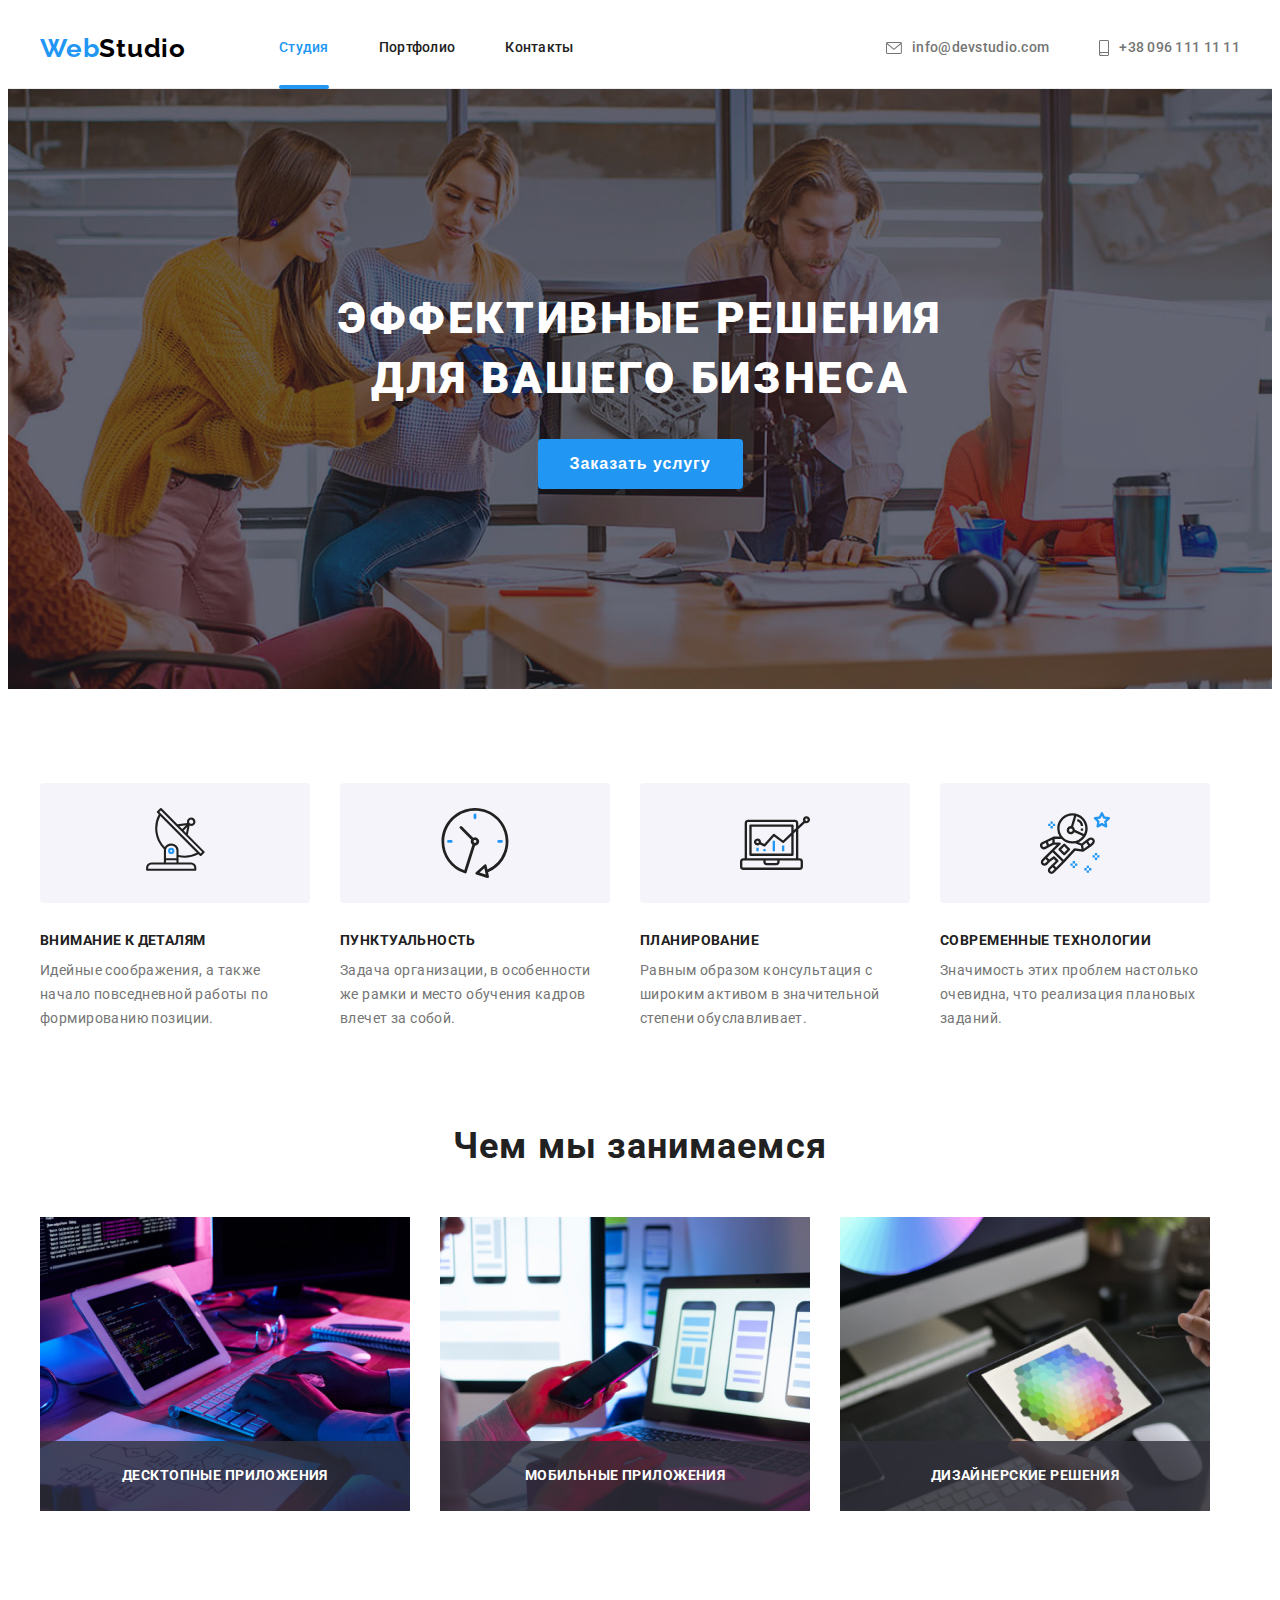
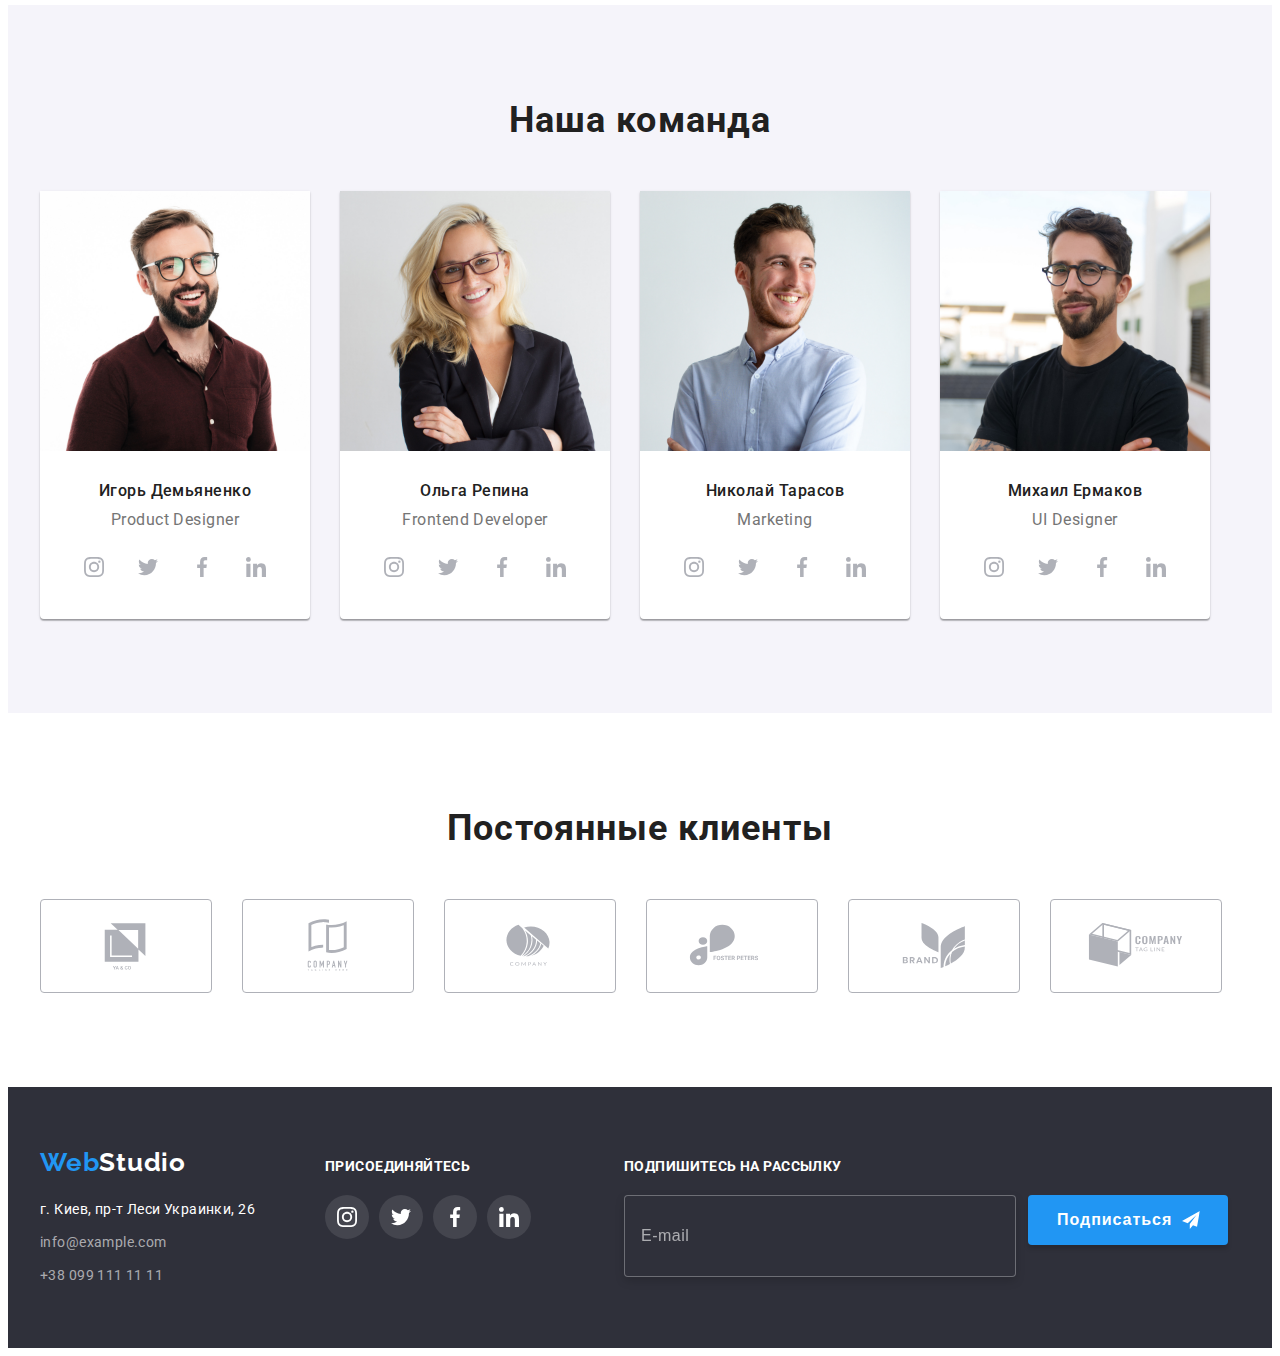
<file: index.html>
<!DOCTYPE html>
<html lang="ru">
<head>
    <meta charset="UTF-8">
    <meta http-equiv="X-UA-Compatible" content="IE=edge">
    <meta name="viewport" content="width=device-width, initial-scale=1.0">
    <title>WebStudio</title>

    <!-- Basic Fonts -->
    <link rel="preconnect" href="https://fonts.googleapis.com">
    <link rel="preconnect" href="https://fonts.gstatic.com" crossorigin>
    <link
        href="https://fonts.googleapis.com/css2?family=Raleway:wght@700&family=Roboto:wght@400;500;700;900&display=swap"
        rel="stylesheet">

    <!-- Modern-Normalize -->
    <link rel="stylesheet" href="https://cdnjs.cloudflare.com/ajax/libs/modern-normalize/1.1.0/modern-normalize.min.css"
        integrity="sha512-wpPYUAdjBVSE4KJnH1VR1HeZfpl1ub8YT/NKx4PuQ5NmX2tKuGu6U/JRp5y+Y8XG2tV+wKQpNHVUX03MfMFn9Q=="
        crossorigin="anonymous" referrerpolicy="no-referrer" />

    <!-- Custom Styles -->
    <link rel="stylesheet" href="./css/main.min.css">
</head>

<body>

    <!-- Section Header -->

    <header class="page-header">
        <div class="container page-header__container">
            <a class="logo link" href="./index.html" lang="en"><span class="logo__label logo__label--primary">Web</span><span
                    class="logo__label logo__label--dark">Studio</span></a>
            <nav class="nav">
                <ul class="nav__list list">
                    <li class="nav__item"><a class="nav__link link current" href="./index.html">Студия</a></li>
                    <li class="nav__item"><a class="nav__link link" href="./portfolio.html">Портфолио</a></li>
                    <li class="nav__item"><a class="nav__link link" href="">Контакты</a></li>
                </ul>
            </nav>
            <ul class="contact list">
                <li class="contact__item">
                    <a class="contact__link link" href="mailto:info@devstudio.com">
                        <svg class="contact__icon" width="16" height="12">
                            <use href="./images/icons.svg#envelope"></use>
                        </svg>
                        info@devstudio.com</a>
                </li>
                <li class="contact__item">
                    <a class="contact__link link" href="tel:+380961111111">
                        <svg class="contact__icon" width="10" height="16">
                            <use href="./images/icons.svg#smartphone"></use>
                        </svg>
                        +38 096 111 11 11</a>
                </li>
            </ul>
        </div>
    </header>

    <!-- Unique content -->

    <main>

        <!-- Section Hero -->

        <section class="hero">
            <div class="container">
                <h1 class="hero__title">Эффективные решения для вашего бизнеса</h1>
                <button class="hero__btn" type="button" data-modal-open>Заказать услугу</button>
            </div>
        </section>

        <!-- Section Feature -->

        <section class="feature section">
            <div class="container">
                <h2 class="feature__title">Особенности студии</h2>
                <ul class="feature__list list">
                    <li class="feature__item">
                        <div class="feature__inner">
                            <svg class="feature__icon" width="70" height="70">
                                <use href="./images/icons.svg#antenna"></use>
                            </svg>
                        </div>
                        <h3 class="feature__subtitle">Внимание к деталям</h3>
                        <p class="feature__text">Идейные соображения, а также начало повседневной работы по формированию
                            позиции.</p>
                    </li>
                    <li class="feature__item">
                        <div class="feature__inner">
                            <svg class="feature__icon" width="70" height="70">
                                <use href="./images/icons.svg#clock"></use>
                            </svg>
                        </div>
                        <h3 class="feature__subtitle">Пунктуальность</h3>
                        <p class="feature__text">Задача организации, в особенности же рамки и место обучения кадров
                            влечет за собой.</p>
                    </li>
                    <li class="feature__item">
                        <div class="feature__inner">
                            <svg class="feature__icon" width="70" height="70">
                                <use href="./images/icons.svg#diagram"></use>
                            </svg>
                        </div>
                        <h3 class="feature__subtitle">Планирование</h3>
                        <p class="feature__text">Равным образом консультация с широким активом в значительной степени
                            обуславливает.</p>
                    </li>
                    <li class="feature__item">
                        <div class="feature__inner">
                            <svg class="feature__icon" width="70" height="70">
                                <use href="./images/icons.svg#astronaut"></use>
                            </svg>
                        </div>
                        <h3 class="feature__subtitle">Современные технологии</h3>
                        <p class="feature__text">Значимость этих проблем настолько очевидна, что реализация плановых
                            заданий.</p>
                    </li>
                </ul>
            </div>
        </section>

        <!-- Section Services -->

        <section class="services services__section section">
            <div class="container">
                <h2 class="services__title">Чем мы занимаемся</h2>
                <ul class="services__list list">
                    <li class="services__item">
                        <img class="services__img" src="./images/services/code.jpg" alt="написание кода" width="370"
                            height="294">
                        <div class="services__row">
                            <h3 class="services__subtitle">Десктопные приложения</h3>
                        </div>
                    </li>
                    <li class="services__item">
                        <img class="services__img" src="./images/services/layout.jpg" alt="создание макетов" width="370"
                            height="294">
                        <div class="services__row">
                            <h3 class="services__subtitle">Мобильные приложения</h3>
                        </div>
                    </li>
                    <li class="services__item">
                        <img class="services__img" src="./images/services/palette.jpg" alt="палитра цветов" width="370"
                            height="294">
                        <div class="services__row">
                            <h3 class="services__subtitle">Дизайнерские решения</h3>
                        </div>
                    </li>
                </ul>
            </div>
        </section>

        <!-- Section Team -->

        <section class="team section">
            <div class="container">
                <h2 class="team__title">Наша команда</h2>
                <ul class="team__list list">
                    <li class="team__item">
                        <img class="team__img" src="./images/team/pd.jpg" alt="Игорь Демьяненко" width="270"
                            height="260">
                        <div class="team__inner">
                            <h3 class="team__subtitle">Игорь Демьяненко</h3>
                            <p class="team__post" lang="en">Product Designer</p>
                           
                            <ul class="socials list">
                                <li class="socials__item">
                                    <a class="socials__link link" href="">
                                        <svg class="socials__icon" width="20" height="20">
                                            <use href="./images/icons.svg#instagram"></use>
                                        </svg>
                                    </a>
                                </li>
                                <li class="socials__item">
                                    <a class="socials__link link" href="">
                                        <svg class="socials__icon" width="20" height="20">
                                            <use href="./images/icons.svg#twitter"></use>
                                        </svg>
                                    </a>
                                </li>
                                <li class="socials__item">
                                    <a class="socials__link link" href="">
                                        <svg class="socials__icon" width="20" height="20">
                                            <use href="./images/icons.svg#facebook"></use>
                                        </svg>
                                    </a>
                                </li>
                                <li class="socials__item">
                                    <a class="socials__link link" href="">
                                        <svg class="socials__icon" width="20" height="20">
                                            <use href="./images/icons.svg#linkedin"></use>
                                        </svg>
                                    </a>
                                </li>
                            </ul>
                        </div>
                    </li>
                    <li class="team__item">
                        <img class="team__img" src="./images/team/fd.jpg" alt="Ольга Репина" width="270" height="260">
                        <div class="team__inner">
                            <h3 class="team__subtitle">Ольга Репина</h3>
                            <p class="team__post" lang="en">Frontend Developer</p>
                            <ul class="socials list">
                                <li class="socials__item">
                                    <a class="socials__link link" href="">
                                        <svg class="socials__icon" width="20" height="20">
                                            <use href="./images/icons.svg#instagram"></use>
                                        </svg>
                                    </a>
                                </li>
                                <li class="socials__item">
                                    <a class="socials__link link" href="">
                                        <svg class="socials__icon" width="20" height="20">
                                            <use href="./images/icons.svg#twitter"></use>
                                        </svg>
                                    </a>
                                </li>
                                <li class="socials__item">
                                    <a class="socials__link link" href="">
                                        <svg class="socials__icon" width="20" height="20">
                                            <use href="./images/icons.svg#facebook"></use>
                                        </svg>
                                    </a>
                                </li>
                                <li class="socials__item">
                                    <a class="socials__link link" href="">
                                        <svg class="socials__icon" width="20" height="20">
                                            <use href="./images/icons.svg#linkedin"></use>
                                        </svg>
                                    </a>
                                </li>
                            </ul>
                        </div>
                    </li>
                    <li class="team__item">
                        <img class="team__img" src="./images/team/marketing.jpg" alt="Николай Тарасов" width="270"
                            height="260">
                        <div class="team__inner">
                            <h3 class="team__subtitle">Николай Тарасов</h3>
                            <p class="team__post" lang="en">Marketing</p>
                            <ul class="socials list">
                                <li class="socials__item">
                                    <a class="socials__link link" href="">
                                        <svg class="socials__icon" width="20" height="20">
                                            <use href="./images/icons.svg#instagram"></use>
                                        </svg>
                                    </a>
                                </li>
                                <li class="socials__item">
                                    <a class="socials__link link" href="">
                                        <svg class="socials__icon" width="20" height="20">
                                            <use href="./images/icons.svg#twitter"></use>
                                        </svg>
                                    </a>
                                </li>
                                <li class="socials__item">
                                    <a class="socials__link link" href="">
                                        <svg class="socials__icon" width="20" height="20">
                                            <use href="./images/icons.svg#facebook"></use>
                                        </svg>
                                    </a>
                                </li>
                                <li class="socials__item">
                                    <a class="socials__link link" href="">
                                        <svg class="socials__icon" width="20" height="20">
                                            <use href="./images/icons.svg#linkedin"></use>
                                        </svg>
                                    </a>
                                </li>
                            </ul>
                        </div>
                    </li>
                    <li class="team__item">
                        <img class="team__img" src="./images/team/uidesigner.jpg" alt="Михаил Ермаков" width="270"
                            height="260">
                        <div class="team__inner">
                            <h3 class="team__subtitle">Михаил Ермаков</h3>
                            <p class="team__post" lang="en">UI Designer</p>
                            <ul class="socials list">
                                <li class="socials__item">
                                    <a class="socials__link link" href="">
                                        <svg class="socials__icon" width="20" height="20">
                                            <use href="./images/icons.svg#instagram"></use>
                                        </svg>
                                    </a>
                                </li>
                                <li class="socials__item">
                                    <a class="socials__link link" href="">
                                        <svg class="socials__icon" width="20" height="20">
                                            <use href="./images/icons.svg#twitter"></use>
                                        </svg>
                                    </a>
                                </li>
                                <li class="socials__item">
                                    <a class="socials__link link" href="">
                                        <svg class="socials__icon" width="20" height="20">
                                            <use href="./images/icons.svg#facebook"></use>
                                        </svg>
                                    </a>
                                </li>
                                <li class="socials__item">
                                    <a class="socials__link link" href="">
                                        <svg class="socials__icon" width="20" height="20">
                                            <use href="./images/icons.svg#linkedin"></use>
                                        </svg>
                                    </a>
                                </li>
                            </ul>
                        </div>
                    </li>
                </ul>
            </div>
        </section>

        <!-- Section Clients -->

        <section class="clients section">
            <div class="container">
                <h2 class="clients__title">Постоянные клиенты</h2>
                <ul class="clients__list list">
                    <li class="clients__item">
                        <a class="clients__link link" href="">
                            <svg class="clients__icon" width="106" height="60">
                                <use href="./images/icons.svg#client-1"></use>
                            </svg>
                        </a>
                    </li>
                    <li class="clients__item">
                        <a class="clients__link link" href="">
                            <svg class="clients__icon" width="106" height="60">
                                <use href="./images/icons.svg#client-2"></use>
                            </svg>
                        </a>
                    </li>
                    <li class="clients__item">
                        <a class="clients__link link" href="">
                            <svg class="clients__icon" width="106" height="60">
                                <use href="./images/icons.svg#client-3"></use>
                            </svg>
                        </a>
                    </li>
                    <li class="clients__item">
                        <a class="clients__link link" href="">
                            <svg class="clients__icon" width="106" height="60">
                                <use href="./images/icons.svg#client-4"></use>
                            </svg>
                        </a>
                    </li>
                    <li class="clients__item">
                        <a class="clients__link link" href="">
                            <svg class="clients__icon" width="106" height="60">
                                <use href="./images/icons.svg#client-5"></use>
                            </svg>
                        </a>
                    </li>
                    <li class="clients__item">
                        <a class="clients__link link" href="">
                            <svg class="clients__icon" width="106" height="60">
                                <use href="./images/icons.svg#client-6"></use>
                            </svg>
                        </a>
                    </li>
                </ul>
            </div>
        </section>
    </main>

    <!-- Section Footer -->

    <footer class="footer">
        <div class="container footer__container">

            <div class="contact-wrapper footer__contact-wrapper">
                
                <a class="logo footer__logo link" href="./index.html" lang="en"><span class="logo__label logo__label--primary">Web</span><span
                        class="logo__label logo__label--light">Studio</span></a>
                        
                <address class="address">
                    <span class="address__location">г. Киев, пр-т Леси Украинки, 26</span>
                    <ul class="address__list list">
                        <li class="address__item">
                            <a class="address__link link" href="mailto:info@example.com">info@example.com</a>
                        </li>
                        <li class="address__item">
                            <a class="address__link link" href="tel:+380991111111">+38 099 111 11 11</a>
                        </li>
                    </ul>
                </address>
                
            </div>

            <div class="footer__inner">
                <h2 class="footer__title">присоединяйтесь</h2>
                
                <ul class="socials list">
                    <li class="socials__item">
                        <a class="socials__link socials__link--background link" href="">
                            <svg class="socials__icon socials__icon--white" width="20" height="20">
                                <use href="./images/icons.svg#instagram"></use>
                            </svg>
                        </a>
                    </li>
                    <li class="socials__item">
                        <a class="socials__link socials__link--background link" href="">
                            <svg class="socials__icon socials__icon--white" width="20" height="20">
                                <use href="./images/icons.svg#twitter"></use>
                            </svg>
                        </a>
                    </li>
                    <li class="socials__item">
                        <a class="socials__link socials__link--background link" href="">
                            <svg class="socials__icon socials__icon--white" width="20" height="20">
                                <use href="./images/icons.svg#facebook"></use>
                            </svg>
                        </a>
                    </li>
                    <li class="socials__item">
                        <a class="socials__link socials__link--background link" href="">
                            <svg class="socials__icon socials__icon--white" width="20" height="20">
                                <use href="./images/icons.svg#linkedin"></use>
                            </svg>
                        </a>
                    </li>
                </ul>
            </div>

            <!-- footer form  -->

            <form class="footer__form" autocomplete="off">
                <h2 class="footer__title">Подпишитесь на рассылку</h2>
                <div class="footer__field">
                    <label class="footer__label">
                        <input class="footer__input" type="email" name="email" placeholder="E-mail">
                    </label>
                    <button class="footer__btn" type="submit">
                        Подписаться
                        <svg class="footer__icon" width="24" height="24">
                            <use href="./images/icons.svg#form-send"></use>
                        </svg>
                    </button>
                </div>
            </form>

        </div>
    </footer>

    <!-- Modal window -->

    <div class="backdrop backdrop__is-hidden" data-modal>
        <div class="modal">
            <button class="modal__btn" type="button" data-modal-close>
                <svg class="modal__icon" width="18" height="18">
                    <use href="./images/icons.svg#close-icon"></use>
                </svg>
            </button>

            <!-- Form Modal -->

            <form class="form" autocomplete="off">

                <h2 class="form__title">Оставьте свои данные, мы вам перезвоним</h2>

                <div class="form__group">
                    <label class="form__label">
                        <input class="form__input" type="text" name="name">
                        <span class="form__desc">Имя</span>
                        <svg class="form__icon" width="18" height="18">
                            <use href="./images/icons.svg#form-person"></use>
                        </svg>
                    </label>

                    <label class="form__label">
                        <input class="form__input" type="tel" name="tel">
                        <span class="form__desc">Телефон</span>
                        <svg class="form__icon" width="18" height="18">
                            <use href="./images/icons.svg#form-phone"></use>
                        </svg>
                    </label>

                    <label class="form__label">
                        <input class="form__input" type="email" name="email">
                        <span class="form__desc">Почта</span>
                        <svg class="form__icon" width="18" height="18">
                            <use href="./images/icons.svg#form-email"></use>
                        </svg>
                    </label>
                </div>

                <label class="comment">
                    <span class="comment__desc">Комментарий</span>
                    <textarea class="comment__textarea" name="comment" placeholder="Введите текст"></textarea>
                </label>

                <label class="checkbox">
                    <input class="checkbox__input" type="checkbox" name="checkbox">
                    <span class="checkbox__icon"></span>
                    <span class="checkbox__desc">Соглашаюсь с рассылкой и принимаю <a class="checkbox__link"
                            href="">Условия договора</a></span>
                </label>

                <button class="form__btn" type="submit">Отправить</button>

            </form>
        </div>
    </div>

    <!-- JavaScript -->

    <script src="./js/modal.js"></script>

</body>

</html>
</file>
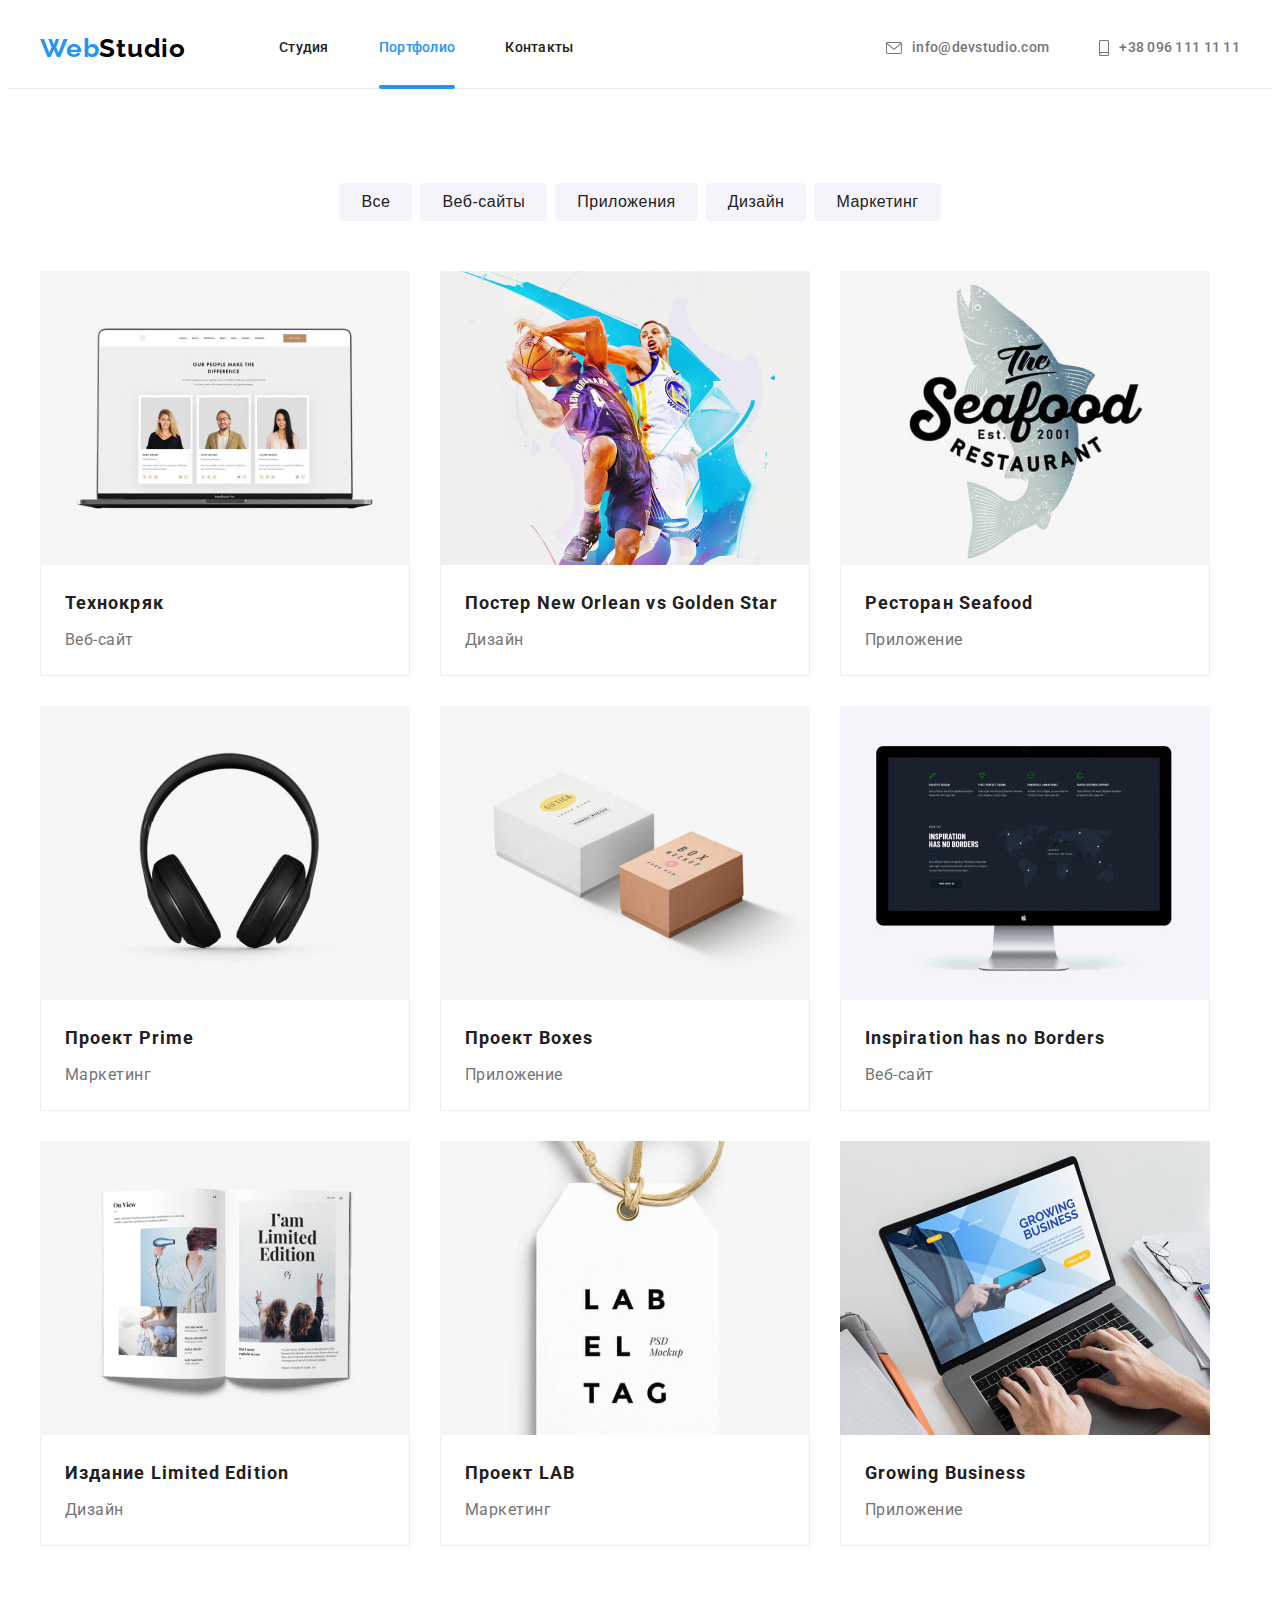
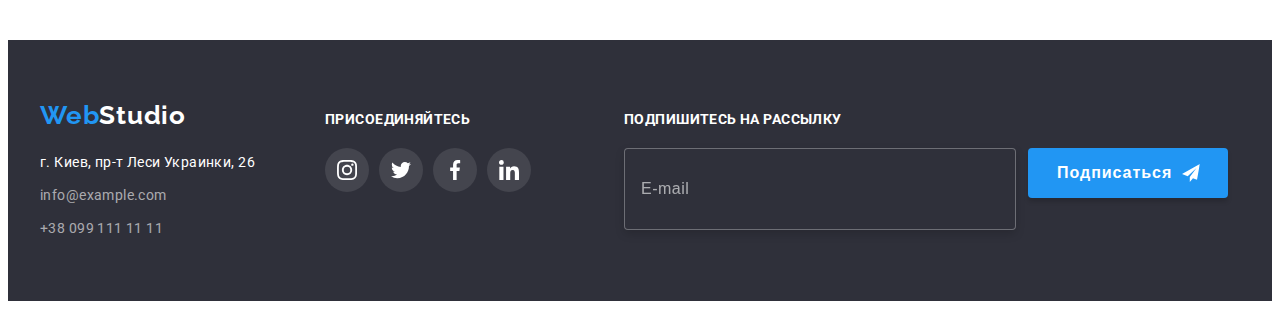
<file: portfolio.html>
<!DOCTYPE html>
<html lang="ru">
<head>
    <meta charset="UTF-8">
    <meta http-equiv="X-UA-Compatible" content="IE=edge">
    <meta name="viewport" content="width=device-width, initial-scale=1.0">
    <title>Портфолио</title>
    
    <!-- Basic Fonts -->
    <link rel="preconnect" href="https://fonts.googleapis.com">
    <link rel="preconnect" href="https://fonts.gstatic.com" crossorigin>
    <link href="https://fonts.googleapis.com/css2?family=Raleway:wght@700&family=Roboto:wght@400;500;700;900&display=swap" rel="stylesheet">
    
    <!-- Modern-Normalize -->
    <link rel="stylesheet" href="https://cdnjs.cloudflare.com/ajax/libs/modern-normalize/1.1.0/modern-normalize.min.css"
        integrity="sha512-wpPYUAdjBVSE4KJnH1VR1HeZfpl1ub8YT/NKx4PuQ5NmX2tKuGu6U/JRp5y+Y8XG2tV+wKQpNHVUX03MfMFn9Q=="
        crossorigin="anonymous" referrerpolicy="no-referrer" />
    
    <!-- Custom Styles -->
    <link rel="stylesheet" href="./css/main.min.css">
</head>
<body>
    
    <!-- Section Header -->

    <header class="page-header">
        <div class="container page-header__container">
            <a class="logo link" href="./index.html" lang="en"><span class="logo__label logo__label--primary">Web</span><span
                    class="logo__label logo__label--dark">Studio</span></a>
            <nav class="nav">
                <ul class="nav__list list">
                    <li class="nav__item"><a class="nav__link link" href="./index.html">Студия</a></li>
                    <li class="nav__item"><a class="nav__link link current" href="./portfolio.html">Портфолио</a></li>
                    <li class="nav__item"><a class="nav__link link" href="">Контакты</a></li>
                </ul>
            </nav>
            <ul class="contact list">
                <li class="contact__item">
                    <a class="contact__link link" href="mailto:info@devstudio.com">
                        <svg class="contact__icon" width="16" height="12">
                            <use href="./images/icons.svg#envelope"></use>
                        </svg>
                        info@devstudio.com</a>
                </li>
                <li class="contact__item">
                    <a class="contact__link link" href="tel:+380961111111">
                        <svg class="contact__icon" width="10" height="16">
                            <use href="./images/icons.svg#smartphone"></use>
                        </svg>
                        +38 096 111 11 11</a>
                </li>
            </ul>
        </div>
    </header>


    <!-- Unique content -->

    <main>
        <!-- Section Portfolio -->

        <section class="portfolio section">
           <div class="container">
                <h1 class="portfolio__title">Портфолио</h1>
                <ul class="filter list">
                    <li class="filter__item">
                        <button class="filter__btn" type="button">Все</button>
                    </li>
                    <li class="filter__item">
                        <button class="filter__btn" type="button">Веб-сайты</button>
                    </li>
                    <li class="filter__item">
                        <button class="filter__btn" type="button">Приложения</button>
                    </li>
                    <li class="filter__item">
                        <button class="filter__btn" type="button">Дизайн</button></li>
                    <li class="filter__item">
                        <button class="filter__btn" type="button">Маркетинг</button>
                    </li>
                </ul>
                <ul class="card-set list">
                    <li class="card-set__item">
                        <a class="card-set__link link" href="">
                            <div class="card-set__thumb">
                                <img class="card-set__img" src="./images/portfolio/web.jpg" alt="Демонстрация веб-сайта" width="370" height="294">
                                <div class="card-set__row">
                                    <p class="card-set__txt">
                                        Ресурс предлагает комплексные предложения с разным уровнем функционала и сервисов. Все это позволит посетителю
                                        получить
                                        исчерпывающие сведения о компании или частном лице.
                                    </p>
                                </div>
                            </div>
                            <div class="card-set__meta">
                                <h2 class="card-set__subtitle">Технокряк</h2>
                                <h3 class="card-set__desc">Веб-сайт</h3>
                            </div>
                        </a>
                    </li>
                    <li class="card-set__item">
                        <a class="card-set__link link" href="">
                            <div class="card-set__thumb">
                                <img class="card-set__img" src="./images/portfolio/poster.jpg" alt="Постер с баскетболистами" width="370" height="294">
                                <div class="card-set__row">
                                    <p class="card-set__txt">
                                        Ресурс предлагает комплексные предложения с разным уровнем функционала и сервисов. Все это позволит посетителю
                                        получить
                                        исчерпывающие сведения о компании или частном лице.
                                    </p>
                                </div>
                            </div>
                            <div class="card-set__meta">
                                <h2 class="card-set__subtitle">Постер New Orlean vs Golden Star</h2>
                                <h3 class="card-set__desc">Дизайн</h3>
                            </div>
                        </a>
                    </li>
                    <li class="card-set__item">
                        <a class="card-set__link link" href="">
                            <div class="card-set__thumb">
                                <img class="card-set__img" src="./images/portfolio/seafood.jpg" alt="Логотип ресторана" width="370" height="294">
                                <div class="card-set__row">
                                    <p class="card-set__txt">
                                        Ресурс предлагает комплексные предложения с разным уровнем функционала и сервисов. Все это позволит посетителю
                                        получить
                                        исчерпывающие сведения о компании или частном лице.
                                    </p>
                                </div>
                            </div>
                            <div class="card-set__meta">
                                <h2 class="card-set__subtitle">Ресторан Seafood</h2>
                                <h3 class="card-set__desc">Приложение</h3>
                            </div>
                        </a>
                    </li>
                    <li class="card-set__item">
                        <a class="card-set__link link" href="">
                            <div class="card-set__thumb">
                                <img class="card-set__img" src="./images/portfolio/prime.jpg" alt="Закрытые наушники" width="370" height="294">
                                <div class="card-set__row">
                                    <p class="card-set__txt">
                                        Ресурс предлагает комплексные предложения с разным уровнем функционала и сервисов. Все это позволит посетителю
                                        получить
                                        исчерпывающие сведения о компании или частном лице.
                                    </p>
                                </div>
                            </div>
                            <div class="card-set__meta">
                                <h2 class="card-set__subtitle">Проект Prime</h2>
                                <h3 class="card-set__desc">Маркетинг</h3>
                            </div>
                        </a>
                    </li>
                    <li class="card-set__item">
                        <a class="card-set__link link" href="">
                            <div class="card-set__thumb">
                                <img class="card-set__img" src="./images/portfolio/boxes.jpg" alt="Коробки" width="370" height="294">
                                <div class="card-set__row">
                                    <p class="card-set__txt">
                                        Ресурс предлагает комплексные предложения с разным уровнем функционала и сервисов. Все это позволит посетителю
                                        получить
                                        исчерпывающие сведения о компании или частном лице.
                                    </p>
                                </div>
                            </div>
                            <div class="card-set__meta">
                                <h2 class="card-set__subtitle">Проект Boxes</h2>
                                <h3 class="card-set__desc">Приложение</h3>
                            </div>
                        </a>
                    </li>
                    <li class="card-set__item">
                        <a class="card-set__link link" href="">
                            <div class="card-set__thumb">
                                <img class="card-set__img" src="./images/portfolio/inspiration.jpg" alt="Демонстрация веб-сайта" width="370"
                                    height="294">
                                <div class="card-set__row">
                                    <p class="card-set__txt">
                                        Ресурс предлагает комплексные предложения с разным уровнем функционала и сервисов. Все это позволит посетителю
                                        получить
                                        исчерпывающие сведения о компании или частном лице.
                                    </p>
                                </div>
                            </div>
                            <div class="card-set__meta">
                                <h2 class="card-set__subtitle">Inspiration has no Borders</h2>
                                <h3 class="card-set__desc">Веб-сайт</h3>
                            </div>
                        </a>
                    </li>
                    <li class="card-set__item">
                        <a class="card-set__link link" href="">
                            <div class="card-set__thumb">
                                <img class="card-set__img" src="./images/portfolio/edition.jpg" alt="Издание в развороте" width="370" height="294">
                                <div class="card-set__row">
                                    <p class="card-set__txt">
                                        Ресурс предлагает комплексные предложения с разным уровнем функционала и сервисов. Все это позволит посетителю
                                        получить
                                        исчерпывающие сведения о компании или частном лице.
                                    </p>
                                </div>
                            </div>
                            <div class="card-set__meta">
                                <h2 class="card-set__subtitle">Издание Limited Edition</h2>
                                <h3 class="card-set__desc">Дизайн</h3>
                            </div>
                        </a>
                    </li>
                    <li class="card-set__item">
                        <a class="card-set__link link" href="">
                            <div class="card-set__thumb">
                                <img class="card-set__img" src="./images/portfolio/lab.jpg" alt="Бирка продукта" width="370" height="294">
                                <div class="card-set__row">
                                    <p class="card-set__txt">
                                        Ресурс предлагает комплексные предложения с разным уровнем функционала и сервисов. Все это позволит посетителю
                                        получить
                                        исчерпывающие сведения о компании или частном лице.
                                    </p>
                                </div>
                            </div>
                            <div class="card-set__meta">
                                <h2 class="card-set__subtitle">Проект LAB</h2>
                                <h3 class="card-set__desc">Маркетинг</h3>
                            </div>
                        </a>
                    </li>
                    <li class="card-set__item">
                        <a class="card-set__link link" href="">
                            <div class="card-set__thumb">
                                <img class="card-set__img" src="./images/portfolio/business.jpg" alt="Демонстрация приложения" width="370" height="294">
                                <div class="card-set__row">
                                    <p class="card-set__txt">
                                        Ресурс предлагает комплексные предложения с разным уровнем функционала и сервисов. Все это позволит посетителю
                                        получить
                                        исчерпывающие сведения о компании или частном лице.
                                    </p>
                                </div>
                            </div>
                            <div class="card-set__meta">
                                <h2 class="card-set__subtitle">Growing Business</h2>
                                <h3 class="card-set__desc">Приложение</h3>
                            </div>
                        </a>
                    </li>
                </ul>
           </div>
        </section>

    </main>

    <!-- Section Footer -->

    <footer class="footer">
        <div class="container footer__container">
    
            <div class="contact-wrapper footer__contact-wrapper">
    
                <a class="logo footer__logo link" href="./index.html" lang="en"><span
                        class="logo__label logo__label--primary">Web</span><span
                        class="logo__label logo__label--light">Studio</span></a>
    
                <address class="address">
                    <span class="address__location">г. Киев, пр-т Леси Украинки, 26</span>
                    <ul class="address__list list">
                        <li class="address__item">
                            <a class="address__link link" href="mailto:info@example.com">info@example.com</a>
                        </li>
                        <li class="address__item">
                            <a class="address__link link" href="tel:+380991111111">+38 099 111 11 11</a>
                        </li>
                    </ul>
                </address>
    
            </div>
    
            <div class="footer__inner">
                <h2 class="footer__title">присоединяйтесь</h2>
    
                <ul class="socials list">
                    <li class="socials__item">
                        <a class="socials__link socials__link--background link" href="">
                            <svg class="socials__icon socials__icon--white" width="20" height="20">
                                <use href="./images/icons.svg#instagram"></use>
                            </svg>
                        </a>
                    </li>
                    <li class="socials__item">
                        <a class="socials__link socials__link--background link" href="">
                            <svg class="socials__icon socials__icon--white" width="20" height="20">
                                <use href="./images/icons.svg#twitter"></use>
                            </svg>
                        </a>
                    </li>
                    <li class="socials__item">
                        <a class="socials__link socials__link--background link" href="">
                            <svg class="socials__icon socials__icon--white" width="20" height="20">
                                <use href="./images/icons.svg#facebook"></use>
                            </svg>
                        </a>
                    </li>
                    <li class="socials__item">
                        <a class="socials__link socials__link--background link" href="">
                            <svg class="socials__icon socials__icon--white" width="20" height="20">
                                <use href="./images/icons.svg#linkedin"></use>
                            </svg>
                        </a>
                    </li>
                </ul>
            </div>
    
            <!-- footer form  -->
    
            <form class="footer__form" autocomplete="off">
                <h2 class="footer__title">Подпишитесь на рассылку</h2>
                <div class="footer__field">
                    <label class="footer__label">
                        <input class="footer__input" type="email" name="email" placeholder="E-mail">
                    </label>
                    <button class="footer__btn" type="submit">
                        Подписаться
                        <svg class="footer__icon" width="24" height="24">
                            <use href="./images/icons.svg#form-send"></use>
                        </svg>
                    </button>
                </div>
            </form>
    
        </div>
    </footer>
    
</body>
</html>
</file>
<file: css/main.min.css>
.feature__title,.checkbox__input,.portfolio__title{position:absolute;white-space:nowrap;width:1px;height:1px;overflow:hidden;border:0;padding:0;clip:rect(0 0 0 0);-webkit-clip-path:inset(50%);clip-path:inset(50%);margin:-1px}body{font-family:"Roboto",sans-serif;font-size:14px;line-height:1.14;letter-spacing:0.03em;color:#212121;background-color:#fff}h1,h2,h3,h4,h5,h6,p{margin:0;max-width:100%}img{display:block}.link{font-family:inherit;color:inherit;text-decoration:none}.list{padding-left:0;margin-top:0;margin-bottom:0;list-style:none}.container{width:1200px;padding-left:15px;padding-right:15px;margin-left:auto;margin-right:auto}.section{padding-top:94px;padding-bottom:94px}.page-header{border-bottom:1px solid #ececec}.page-header__container{display:-webkit-box;display:-ms-flexbox;display:flex;-webkit-box-align:center;-ms-flex-align:center;align-items:center}.nav__list{display:-webkit-box;display:-ms-flexbox;display:flex}.nav__item{display:-webkit-box;display:-ms-flexbox;display:flex;margin-right:50px;font-weight:500;letter-spacing:0.02em}.nav__item:last-child{margin-right:0}.nav__link{display:block;padding-top:32px;padding-bottom:32px;-webkit-transition:color 250ms cubic-bezier(0.4, 0, 0.2, 1);transition:color 250ms cubic-bezier(0.4, 0, 0.2, 1)}.nav__link:hover,.nav__link:focus{color:#2196f3}.current{position:relative;color:#2196f3}.current::after{content:"";position:absolute;left:0;bottom:-1px;display:block;width:100%;height:4px;background-color:#2196f3;border-radius:2px}.contact{display:-webkit-box;display:-ms-flexbox;display:flex;margin-left:auto;font-weight:500;letter-spacing:0.02em}.contact__item{margin-right:50px;color:#757575}.contact__item:last-child{margin-right:0}.contact__link{display:-webkit-box;display:-ms-flexbox;display:flex;-webkit-box-align:center;-ms-flex-align:center;align-items:center;padding-top:32px;padding-bottom:32px;-webkit-transition:color 250ms cubic-bezier(0.4, 0, 0.2, 1);transition:color 250ms cubic-bezier(0.4, 0, 0.2, 1)}.contact__link:hover,.contact__link:focus{color:#2196f3}.contact__icon{margin-right:10px;fill:currentColor}.logo{margin-right:93px;font-family:"Raleway",sans-serif;font-weight:700;font-size:26px;line-height:1.19;letter-spacing:0.03em;color:#2196f3}.logo__label--dark{color:#000}.logo__label--light{color:#fff}.hero{max-width:1600px;margin-left:auto;margin-right:auto;padding-top:200px;padding-bottom:200px;text-align:center;background-color:#c4c4c4;background-image:-webkit-gradient(linear, left top, left bottom, from(rgba(47,48,58,0.4)), to(rgba(47,48,58,0.4))),url(../images/hero-img.jpg);background-image:linear-gradient(to bottom, rgba(47,48,58,0.4), rgba(47,48,58,0.4)),url(../images/hero-img.jpg);background-repeat:no-repeat;background-position:center;background-size:cover}.hero__title{max-width:696px;margin-left:auto;margin-right:auto;margin-bottom:30px;font-weight:900;font-size:44px;line-height:1.36;letter-spacing:0.06em;text-transform:uppercase;color:#fff}.hero__btn{padding:10px 32px;font-weight:700;font-size:16px;line-height:1.88;letter-spacing:0.06em;color:#fff;background-color:#2196f3;border:none;border-radius:4px;cursor:pointer;-webkit-transition:background-color 250ms cubic-bezier(0.4, 0, 0.2, 1);transition:background-color 250ms cubic-bezier(0.4, 0, 0.2, 1)}.hero__btn:hover,.hero__btn:focus{background-color:#188ce8}.feature__list{display:-webkit-box;display:-ms-flexbox;display:flex}.feature__item{width:270px;margin-right:30px}.feature__item:last-child{margin-right:0}.feature__inner{display:-webkit-box;display:-ms-flexbox;display:flex;width:270px;height:120px;margin-bottom:30px;-webkit-box-pack:center;-ms-flex-pack:center;justify-content:center;-webkit-box-align:center;-ms-flex-align:center;align-items:center;background-color:#f5f4fa;border-radius:4px}.feature__subtitle{margin-bottom:10px;font-weight:700;font-size:14px;line-height:1.14;letter-spacing:0.03em;text-transform:uppercase;color:#212121}.feature__text{font-size:14px;line-height:1.71;letter-spacing:0.03em;color:#757575}.services__section{padding-top:0}.services__title{margin-bottom:50px;text-align:center;font-weight:700;font-size:36px;line-height:1.17;letter-spacing:0.03em;color:#212121}.services__list{display:-webkit-box;display:-ms-flexbox;display:flex}.services__item{position:relative;display:block;margin-right:30px}.services__item:last-child{margin-right:0}.services__row{position:absolute;left:0;bottom:0;display:-webkit-box;display:-ms-flexbox;display:flex;-webkit-box-pack:center;-ms-flex-pack:center;justify-content:center;-webkit-box-align:center;-ms-flex-align:center;align-items:center;width:100%;height:70px;background-color:rgba(47,48,58,0.8)}.services__subtitle{font-weight:700;font-size:14px;line-height:1.14;letter-spacing:0.03em;text-transform:uppercase;color:#fff}.team{background:#f5f4fa}.team__title{margin-bottom:50px;text-align:center;font-weight:700;font-size:36px;line-height:1.17;letter-spacing:0.03em;color:#212121}.team__list{display:-webkit-box;display:-ms-flexbox;display:flex}.team__item{margin-right:30px;background-color:#fff;-webkit-box-shadow:0px 1px 3px rgba(0,0,0,0.12),0px 1px 1px rgba(0,0,0,0.14),0px 2px 1px rgba(0,0,0,0.2);box-shadow:0px 1px 3px rgba(0,0,0,0.12),0px 1px 1px rgba(0,0,0,0.14),0px 2px 1px rgba(0,0,0,0.2);border-radius:0px 0px 4px 4px}.team__item:last-child{margin-right:0}.team__inner{padding-top:30px;padding-bottom:30px;padding-left:32px;padding-right:32px}.team__subtitle{margin-bottom:10px;font-weight:500;font-size:16px;line-height:1.19;text-align:center;letter-spacing:0.03em;color:#212121}.team__post{margin-bottom:16px;font-size:16px;line-height:1.19;text-align:center;letter-spacing:0.03em;color:#757575}.socials{display:-webkit-box;display:-ms-flexbox;display:flex}.socials__item{margin-right:10px}.socials__item:last-child{margin-right:0}.socials__link{display:-webkit-box;display:-ms-flexbox;display:flex;-webkit-box-pack:center;-ms-flex-pack:center;justify-content:center;-webkit-box-align:center;-ms-flex-align:center;align-items:center;width:44px;height:44px;border-radius:50%;background-color:#fff;-webkit-transition:background-color 250ms cubic-bezier(0.4, 0, 0.2, 1);transition:background-color 250ms cubic-bezier(0.4, 0, 0.2, 1)}.socials__link--background{background-color:rgba(255,255,255,0.1)}.socials__link:hover,.socials__link:focus{background-color:#2196f3}.socials__icon{fill:#afb1b8;-webkit-transition:fill 250ms cubic-bezier(0.4, 0, 0.2, 1);transition:fill 250ms cubic-bezier(0.4, 0, 0.2, 1)}.socials__link:hover .socials__icon,.socials__link:focus .socials__icon{fill:#fff}.socials__icon--white{fill:#fff}.clients__title{margin-bottom:50px;font-weight:700;font-size:36px;line-height:1.17;text-align:center;letter-spacing:0.03em;color:#212121}.clients__list{display:-webkit-box;display:-ms-flexbox;display:flex}.clients__item{margin-right:30px}.clients__item:last-child{margin-right:0px}.clients__link{display:-webkit-box;display:-ms-flexbox;display:flex;-webkit-box-pack:center;-ms-flex-pack:center;justify-content:center;-webkit-box-align:center;-ms-flex-align:center;align-items:center;width:170px;height:92px;color:#afb1b8;border:1px solid #afb1b8;border-radius:4px;-webkit-transition:border 250ms cubic-bezier(0.4, 0, 0.2, 1);transition:border 250ms cubic-bezier(0.4, 0, 0.2, 1)}.clients__link:hover,.clients__link:focus{border:1px solid #2196f3}.clients__icon{fill:#afb1b8;-webkit-transition:fill 250ms cubic-bezier(0.4, 0, 0.2, 1);transition:fill 250ms cubic-bezier(0.4, 0, 0.2, 1)}.clients__link:hover .clients__icon,.clients__link:focus .clients__icon{fill:#2196f3}.footer{padding-top:60px;padding-bottom:60px;background-color:#2f303a}.footer__container{display:-webkit-box;display:-ms-flexbox;display:flex;-webkit-box-align:baseline;-ms-flex-align:baseline;align-items:baseline}.footer__contact-wrapper{display:block;margin-right:70px}.footer__logo{display:inline-block;margin-bottom:20px;margin-right:0}.address__location{display:block;margin-bottom:9px;font-size:14px;line-height:1.71;font-style:normal;letter-spacing:0.03em;color:#fff}.address__item:not(:last-child){margin-bottom:9px}.address__link{font-size:14px;line-height:1.71;font-style:normal;letter-spacing:0.03em;color:rgba(255,255,255,0.6);-webkit-transition:color 250ms cubic-bezier(0.4, 0, 0.2, 1);transition:color 250ms cubic-bezier(0.4, 0, 0.2, 1)}.address__link:hover,.address__link:focus{color:#2196f3}.footer__inner{display:block;margin-right:93px}.footer__title{margin-bottom:20px;font-weight:700;font-size:14px;line-height:1.14;letter-spacing:0.03em;text-transform:uppercase;color:#fff}.footer__form{width:570px;height:86px}.footer__field{display:-webkit-inline-box;display:-ms-inline-flexbox;display:inline-flex}.footer__input{padding:15px 16px;margin-right:12px;width:358px;height:50px;font-weight:400;font-size:16px;line-height:1.25;letter-spacing:0.03em;color:rgba(255,255,255,0.6);background-color:#2f303a;border:1px solid rgba(255,255,255,0.3);-webkit-filter:drop-shadow(0px 4px 4px rgba(0,0,0,0.15));filter:drop-shadow(0px 4px 4px rgba(0,0,0,0.15));border-radius:4px}.footer__input::-webkit-input-placeholder{font-weight:400;font-size:16px;line-height:1.25;letter-spacing:0.03em;color:rgba(255,255,255,0.6)}.footer__input:-ms-input-placeholder{font-weight:400;font-size:16px;line-height:1.25;letter-spacing:0.03em;color:rgba(255,255,255,0.6)}.footer__input::-ms-input-placeholder{font-weight:400;font-size:16px;line-height:1.25;letter-spacing:0.03em;color:rgba(255,255,255,0.6)}.footer__input::placeholder{font-weight:400;font-size:16px;line-height:1.25;letter-spacing:0.03em;color:rgba(255,255,255,0.6)}.footer__btn{display:-webkit-inline-box;display:-ms-inline-flexbox;display:inline-flex;-webkit-box-align:center;-ms-flex-align:center;align-items:center;width:200px;height:50px;padding-top:10px;padding-bottom:10px;padding-left:29px;padding-right:28px;font-weight:700;font-size:16px;line-height:1.88;letter-spacing:0.06em;color:#fff;background-color:#2196f3;cursor:pointer;border:none;-webkit-box-shadow:0px 4px 4px rgba(0,0,0,0.15);box-shadow:0px 4px 4px rgba(0,0,0,0.15);border-radius:4px;-webkit-transition:background-color 250ms cubic-bezier(0.4, 0, 0.2, 1);transition:background-color 250ms cubic-bezier(0.4, 0, 0.2, 1)}.footer__btn:hover,.footer__btn:focus{background-color:#188ce8}.footer__icon{margin-left:10px}.backdrop{position:fixed;top:0;left:0;width:100%;height:100%;background-color:rgba(0,0,0,0.2);opacity:1;-webkit-transition:opacity 250ms cubic-bezier(0.4, 0, 0.2, 1),visibility 250ms cubic-bezier(0.4, 0, 0.2, 1);transition:opacity 250ms cubic-bezier(0.4, 0, 0.2, 1),visibility 250ms cubic-bezier(0.4, 0, 0.2, 1)}.backdrop__is-hidden{visibility:hidden;opacity:0;pointer-events:none}.modal{position:absolute;top:50%;left:50%;min-width:528px;min-height:581px;padding-top:35px;padding-left:33.5px;padding-right:46.5px;padding-bottom:45px;background-color:#fff;-webkit-box-shadow:0px 1px 3px rgba(0,0,0,0.12),0px 1px 1px rgba(0,0,0,0.14),0px 2px 1px rgba(0,0,0,0.2);box-shadow:0px 1px 3px rgba(0,0,0,0.12),0px 1px 1px rgba(0,0,0,0.14),0px 2px 1px rgba(0,0,0,0.2);border-radius:4px;-webkit-transform:translate(-50%, -50%) scale(1);transform:translate(-50%, -50%) scale(1);-webkit-transition:-webkit-transform 250ms cubic-bezier(0.4, 0, 0.2, 1);transition:-webkit-transform 250ms cubic-bezier(0.4, 0, 0.2, 1);transition:transform 250ms cubic-bezier(0.4, 0, 0.2, 1);transition:transform 250ms cubic-bezier(0.4, 0, 0.2, 1), -webkit-transform 250ms cubic-bezier(0.4, 0, 0.2, 1)}.backdrop__is-hidden .modal{-webkit-transform:translate(-50%, -50%) scale(0.9);transform:translate(-50%, -50%) scale(0.9)}.modal__btn{position:absolute;top:8px;right:8px;display:-webkit-box;display:-ms-flexbox;display:flex;-webkit-box-pack:center;-ms-flex-pack:center;justify-content:center;-webkit-box-align:center;-ms-flex-align:center;align-items:center;padding:6px;background-color:var(--primary-background-color);border:1px solid rgba(0,0,0,0.1);border-radius:50%;cursor:pointer}.modal__icon{fill:#000;-webkit-transition:fill 250ms cubic-bezier(0.4, 0, 0.2, 1);transition:fill 250ms cubic-bezier(0.4, 0, 0.2, 1)}.modal__btn:hover .modal__icon,.modal__btn:focus .modal__icon{fill:#2196f3}.form__title{margin-bottom:30px;text-align:center;font-weight:700;font-size:20px;line-height:1.15;letter-spacing:0.03em;color:#212121}.form__label{position:relative;display:block}.form__label:not(:last-child){margin-bottom:28px}.form__input{display:block;width:100%;height:40px;padding-left:42px;padding-right:12px;border:1px solid rgba(33,33,33,0.2);border-radius:4px;cursor:pointer;outline:none;-webkit-transition:border 250ms cubic-bezier(0.4, 0, 0.2, 1);transition:border 250ms cubic-bezier(0.4, 0, 0.2, 1)}.form__label:focus-within .form__input{border:1px solid #2196f3}.form__desc{position:absolute;bottom:0;left:0;display:inline-block;-webkit-transform:translateY(-44px);transform:translateY(-44px);font-weight:400;font-size:12px;line-height:1.17;letter-spacing:0.01em;color:#757575}.form__icon{position:absolute;top:50%;left:15px;-webkit-transform:translateY(-50%);transform:translateY(-50%);fill:#000;-webkit-transition:fill 250ms cubic-bezier(0.4, 0, 0.2, 1);transition:fill 250ms cubic-bezier(0.4, 0, 0.2, 1)}.form__label:focus-within .form__icon{fill:#2196f3}.comment{display:block;margin-top:10px}.comment__desc{display:inline-block;margin-bottom:4px;font-weight:400;font-size:12px;line-height:1.17;letter-spacing:0.01em;color:#757575}.comment__textarea{display:block;padding:12px 16px;margin-bottom:20px;width:100%;height:120px;border:1px solid rgba(33,33,33,0.2);border-radius:4px;cursor:text;resize:none;outline:none;-webkit-transition:border 250ms cubic-bezier(0.4, 0, 0.2, 1);transition:border 250ms cubic-bezier(0.4, 0, 0.2, 1)}.comment__textarea::-webkit-input-placeholder{font-weight:400;font-size:14px;line-height:1.14;letter-spacing:0.01em;color:rgba(117,117,117,0.5)}.comment__textarea:-ms-input-placeholder{font-weight:400;font-size:14px;line-height:1.14;letter-spacing:0.01em;color:rgba(117,117,117,0.5)}.comment__textarea::-ms-input-placeholder{font-weight:400;font-size:14px;line-height:1.14;letter-spacing:0.01em;color:rgba(117,117,117,0.5)}.comment__textarea::placeholder{font-weight:400;font-size:14px;line-height:1.14;letter-spacing:0.01em;color:rgba(117,117,117,0.5)}.comment:focus-within .comment__textarea{border:1px solid #2196f3}.checkbox{display:-webkit-box;display:-ms-flexbox;display:flex;-webkit-box-pack:center;-ms-flex-pack:center;justify-content:center;-webkit-box-align:center;-ms-flex-align:center;align-items:center;margin-bottom:30px}.checkbox__icon{display:block;width:16px;height:15px;margin-right:7px;border:2px solid #212121;border-radius:2px;-webkit-transition:background-color 250ms cubic-bezier(0.4, 0, 0.2, 1),border-color 250ms cubic-bezier(0.4, 0, 0.2, 1),background-image 250ms cubic-bezier(0.4, 0, 0.2, 1);transition:background-color 250ms cubic-bezier(0.4, 0, 0.2, 1),border-color 250ms cubic-bezier(0.4, 0, 0.2, 1),background-image 250ms cubic-bezier(0.4, 0, 0.2, 1)}.checkbox__input:checked+.checkbox__icon{background-color:#2196f3;border-color:#2196f3;background-image:url(../images/check-activ.svg);background-size:contain;background-origin:border-box}.checkbox__desc{display:block;font-weight:400;font-size:14px;line-height:1.71;letter-spacing:0.03em;color:#757575}.checkbox__link{position:relative;font-weight:400;font-size:14px;line-height:1.71;letter-spacing:0.03em;color:#2196f3;text-decoration:none}.checkbox__link::after{content:"";position:absolute;left:0;bottom:1.5px;display:block;width:100%;height:1px;background-color:#2196f3}.form__btn{display:block;margin-left:auto;margin-right:auto;margin-top:30px;padding:10px 56px;font-weight:700;font-size:16px;line-height:1.88;letter-spacing:0.06em;color:#fff;background-color:#2196f3;-webkit-box-shadow:0px 4px 4px rgba(0,0,0,0.15);box-shadow:0px 4px 4px rgba(0,0,0,0.15);border:none;border-radius:4px;-webkit-transition:background-color 250ms cubic-bezier(0.4, 0, 0.2, 1);transition:background-color 250ms cubic-bezier(0.4, 0, 0.2, 1);cursor:pointer}.form__btn:hover,.form__btn:focus{background-color:#188ce8}.filter{display:-webkit-box;display:-ms-flexbox;display:flex;-webkit-box-pack:center;-ms-flex-pack:center;justify-content:center;margin-bottom:50px}.filter__item:not(:last-child){margin-right:8px}.filter__btn{padding:6px 22px;font-weight:500;font-size:16px;line-height:1.63;text-align:center;letter-spacing:0.03em;color:#212121;background-color:#f5f4fa;cursor:pointer;border:none;border-radius:4px;-webkit-transition:color 250ms cubic-bezier(0.4, 0, 0.2, 1),background-color 250ms cubic-bezier(0.4, 0, 0.2, 1),-webkit-box-shadow 250ms cubic-bezier(0.4, 0, 0.2, 1);transition:color 250ms cubic-bezier(0.4, 0, 0.2, 1),background-color 250ms cubic-bezier(0.4, 0, 0.2, 1),-webkit-box-shadow 250ms cubic-bezier(0.4, 0, 0.2, 1);transition:color 250ms cubic-bezier(0.4, 0, 0.2, 1),background-color 250ms cubic-bezier(0.4, 0, 0.2, 1),box-shadow 250ms cubic-bezier(0.4, 0, 0.2, 1);transition:color 250ms cubic-bezier(0.4, 0, 0.2, 1),background-color 250ms cubic-bezier(0.4, 0, 0.2, 1),box-shadow 250ms cubic-bezier(0.4, 0, 0.2, 1),-webkit-box-shadow 250ms cubic-bezier(0.4, 0, 0.2, 1)}.filter__btn:hover,.filter__btn:focus{color:#fff;background-color:#2196f3;-webkit-box-shadow:0px 3px 1px rgba(0,0,0,0.1),0px 1px 2px rgba(0,0,0,0.08),0px 2px 2px rgba(0,0,0,0.12);box-shadow:0px 3px 1px rgba(0,0,0,0.1),0px 1px 2px rgba(0,0,0,0.08),0px 2px 2px rgba(0,0,0,0.12)}.card-set{display:-webkit-box;display:-ms-flexbox;display:flex;-ms-flex-wrap:wrap;flex-wrap:wrap;margin-right:-30px;margin-bottom:-30px}.card-set__item{-ms-flex-preferred-size:calc(100% - 60px)/3;flex-basis:calc(100% - 60px)/3;margin-right:30px;margin-bottom:30px}.card-set__link{display:block;-webkit-transition:-webkit-box-shadow 250ms cubic-bezier(0.4, 0, 0.2, 1);transition:-webkit-box-shadow 250ms cubic-bezier(0.4, 0, 0.2, 1);transition:box-shadow 250ms cubic-bezier(0.4, 0, 0.2, 1);transition:box-shadow 250ms cubic-bezier(0.4, 0, 0.2, 1), -webkit-box-shadow 250ms cubic-bezier(0.4, 0, 0.2, 1)}.card-set__link:hover,.card-set__link:focus{-webkit-box-shadow:0px 1px 1px rgba(0,0,0,0.12),0px 4px 4px rgba(0,0,0,0.06),1px 4px 6px rgba(0,0,0,0.16);box-shadow:0px 1px 1px rgba(0,0,0,0.12),0px 4px 4px rgba(0,0,0,0.06),1px 4px 6px rgba(0,0,0,0.16)}.card-set__thumb{position:relative;overflow:hidden}.card-set__row{position:absolute;top:0;left:0;-webkit-transform:translateY(100%);transform:translateY(100%);display:block;width:370px;height:294px;padding:63px 24px;background-color:rgba(33,150,243,0.9);pointer-events:none;-webkit-transition:-webkit-transform 250ms cubic-bezier(0.4, 0, 0.2, 1);transition:-webkit-transform 250ms cubic-bezier(0.4, 0, 0.2, 1);transition:transform 250ms cubic-bezier(0.4, 0, 0.2, 1);transition:transform 250ms cubic-bezier(0.4, 0, 0.2, 1), -webkit-transform 250ms cubic-bezier(0.4, 0, 0.2, 1)}.card-set__link:hover .card-set__row,.card-set__link:focus .card-set__row{-webkit-transform:translateY(0);transform:translateY(0)}.card-set__txt{font-weight:400;font-size:18px;line-height:1.56;letter-spacing:0.03em;color:#fff}.card-set__meta{padding-top:20px;padding-bottom:20px;padding-left:24px;padding-right:24px;border-left:1px solid #eeeeee;border-right:1px solid #eeeeee;border-bottom:1px solid #eeeeee}.card-set__subtitle{margin-bottom:4px;font-weight:700;font-size:18px;line-height:2;letter-spacing:0.06em;color:#212121}.card-set__desc{font-weight:400;font-size:16px;line-height:1.88;letter-spacing:0.03em;color:#757575}
/*# sourceMappingURL=main.min.css.map */
</file>
